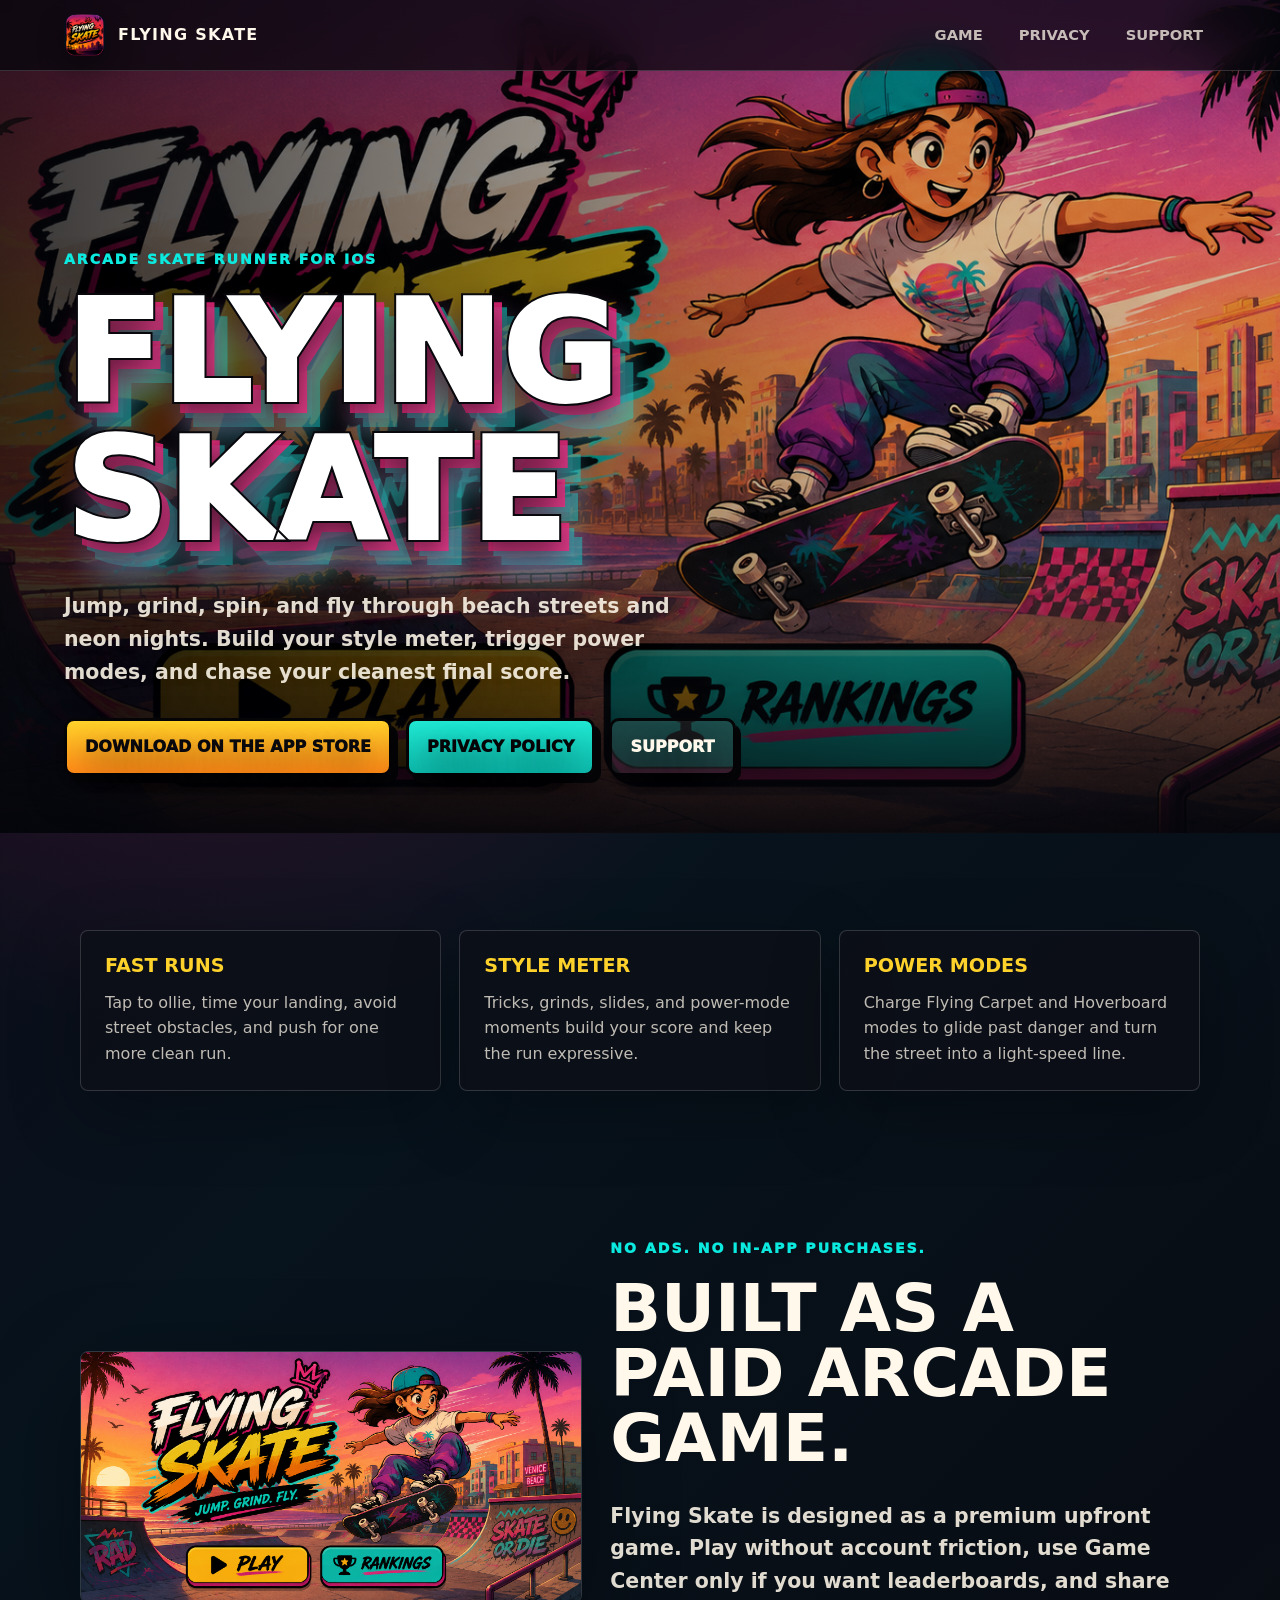
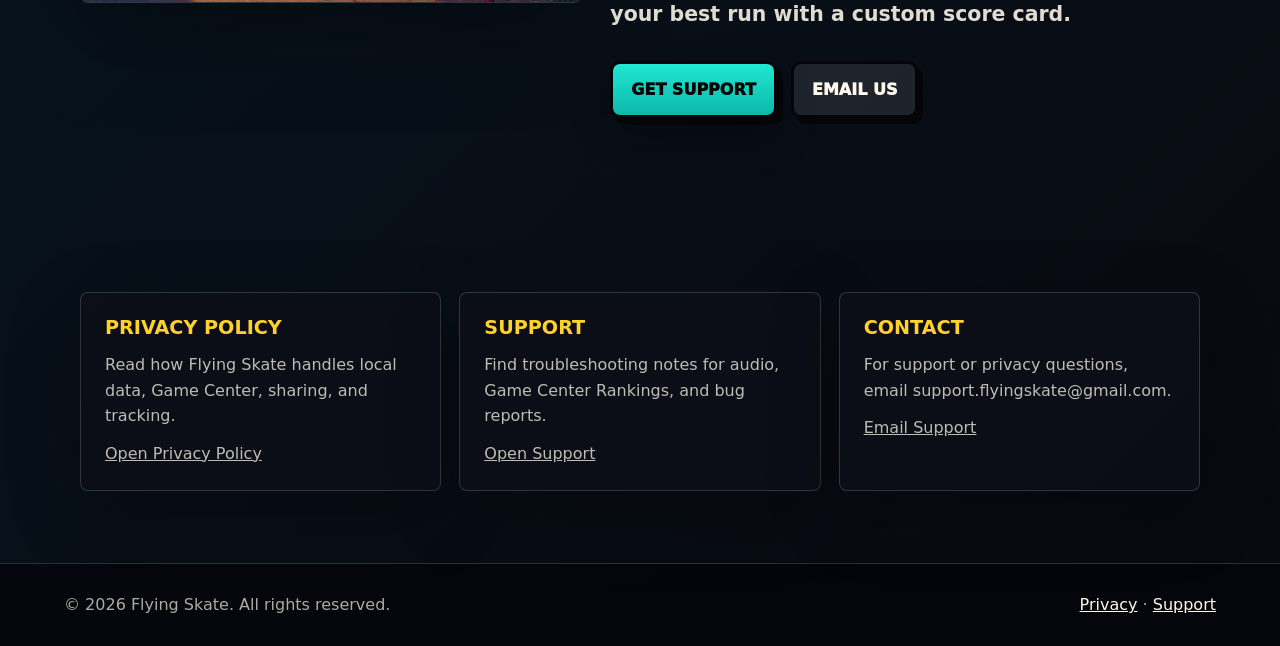
<file: index.html>
<!doctype html>
<html lang="en">
<head>
  <meta charset="utf-8">
  <meta name="viewport" content="width=device-width, initial-scale=1">
  <meta name="description" content="Flying Skate is a fast arcade skate runner for iOS. Jump, grind, fly, and chase your best score.">
  <title>Flying Skate</title>
  <link rel="icon" href="assets/app-icon.png">
  <link rel="stylesheet" href="assets/site.css">
</head>
<body>
  <div class="page">
    <header class="site-header">
      <a class="brand" href="index.html" aria-label="Flying Skate home">
        <img src="assets/app-icon.png" alt="">
        <span>Flying Skate</span>
      </a>
      <nav class="nav" aria-label="Main navigation">
        <a href="#game">Game</a>
        <a href="privacy.html">Privacy</a>
        <a href="support.html">Support</a>
      </nav>
    </header>

    <main>
      <section class="hero" id="game">
        <div class="hero-bg" aria-hidden="true"></div>
        <div class="hero-content">
          <p class="eyebrow">Arcade skate runner for iOS</p>
          <h1>Flying Skate</h1>
          <p class="hero-copy">Jump, grind, spin, and fly through beach streets and neon nights. Build your style meter, trigger power modes, and chase your cleanest final score.</p>
          <div class="cta-row">
            <a class="button primary" href="https://apps.apple.com/ch/app/flying-skate/id6771325051?l=fr-FR">Download on the App Store</a>
            <a class="button secondary" href="privacy.html">Privacy Policy</a>
            <a class="button ghost" href="support.html">Support</a>
          </div>
        </div>
      </section>

      <section class="section">
        <div class="section-inner grid">
          <article class="feature">
            <h3>Fast Runs</h3>
            <p>Tap to ollie, time your landing, avoid street obstacles, and push for one more clean run.</p>
          </article>
          <article class="feature">
            <h3>Style Meter</h3>
            <p>Tricks, grinds, slides, and power-mode moments build your score and keep the run expressive.</p>
          </article>
          <article class="feature">
            <h3>Power Modes</h3>
            <p>Charge Flying Carpet and Hoverboard modes to glide past danger and turn the street into a light-speed line.</p>
          </article>
        </div>
      </section>

      <section class="section">
        <div class="section-inner split">
          <img class="poster" src="assets/title-screen-flying-skate.png" alt="Flying Skate title screen showing the skater, Venice Beach background, Play button, and Rankings button.">
          <div>
            <p class="eyebrow">No ads. No in-app purchases.</p>
            <h2>Built as a paid arcade game.</h2>
            <p class="hero-copy">Flying Skate is designed as a premium upfront game. Play without account friction, use Game Center only if you want leaderboards, and share your best run with a custom score card.</p>
            <div class="cta-row">
              <a class="button secondary" href="support.html">Get Support</a>
              <a class="button ghost" href="mailto:support.flyingskate@gmail.com">Email Us</a>
            </div>
          </div>
        </div>
      </section>

      <section class="section">
        <div class="section-inner grid">
          <article class="doc-card">
            <h3>Privacy Policy</h3>
            <p>Read how Flying Skate handles local data, Game Center, sharing, and tracking.</p>
            <p><a href="privacy.html">Open Privacy Policy</a></p>
          </article>
          <article class="doc-card">
            <h3>Support</h3>
            <p>Find troubleshooting notes for audio, Game Center Rankings, and bug reports.</p>
            <p><a href="support.html">Open Support</a></p>
          </article>
          <article class="doc-card">
            <h3>Contact</h3>
            <p>For support or privacy questions, email support.flyingskate@gmail.com.</p>
            <p><a href="mailto:support.flyingskate@gmail.com">Email Support</a></p>
          </article>
        </div>
      </section>
    </main>

    <footer class="site-footer">
      <span>© 2026 Flying Skate. All rights reserved.</span>
      <span><a href="privacy.html">Privacy</a> · <a href="support.html">Support</a></span>
    </footer>
  </div>
</body>
</html>
</file>
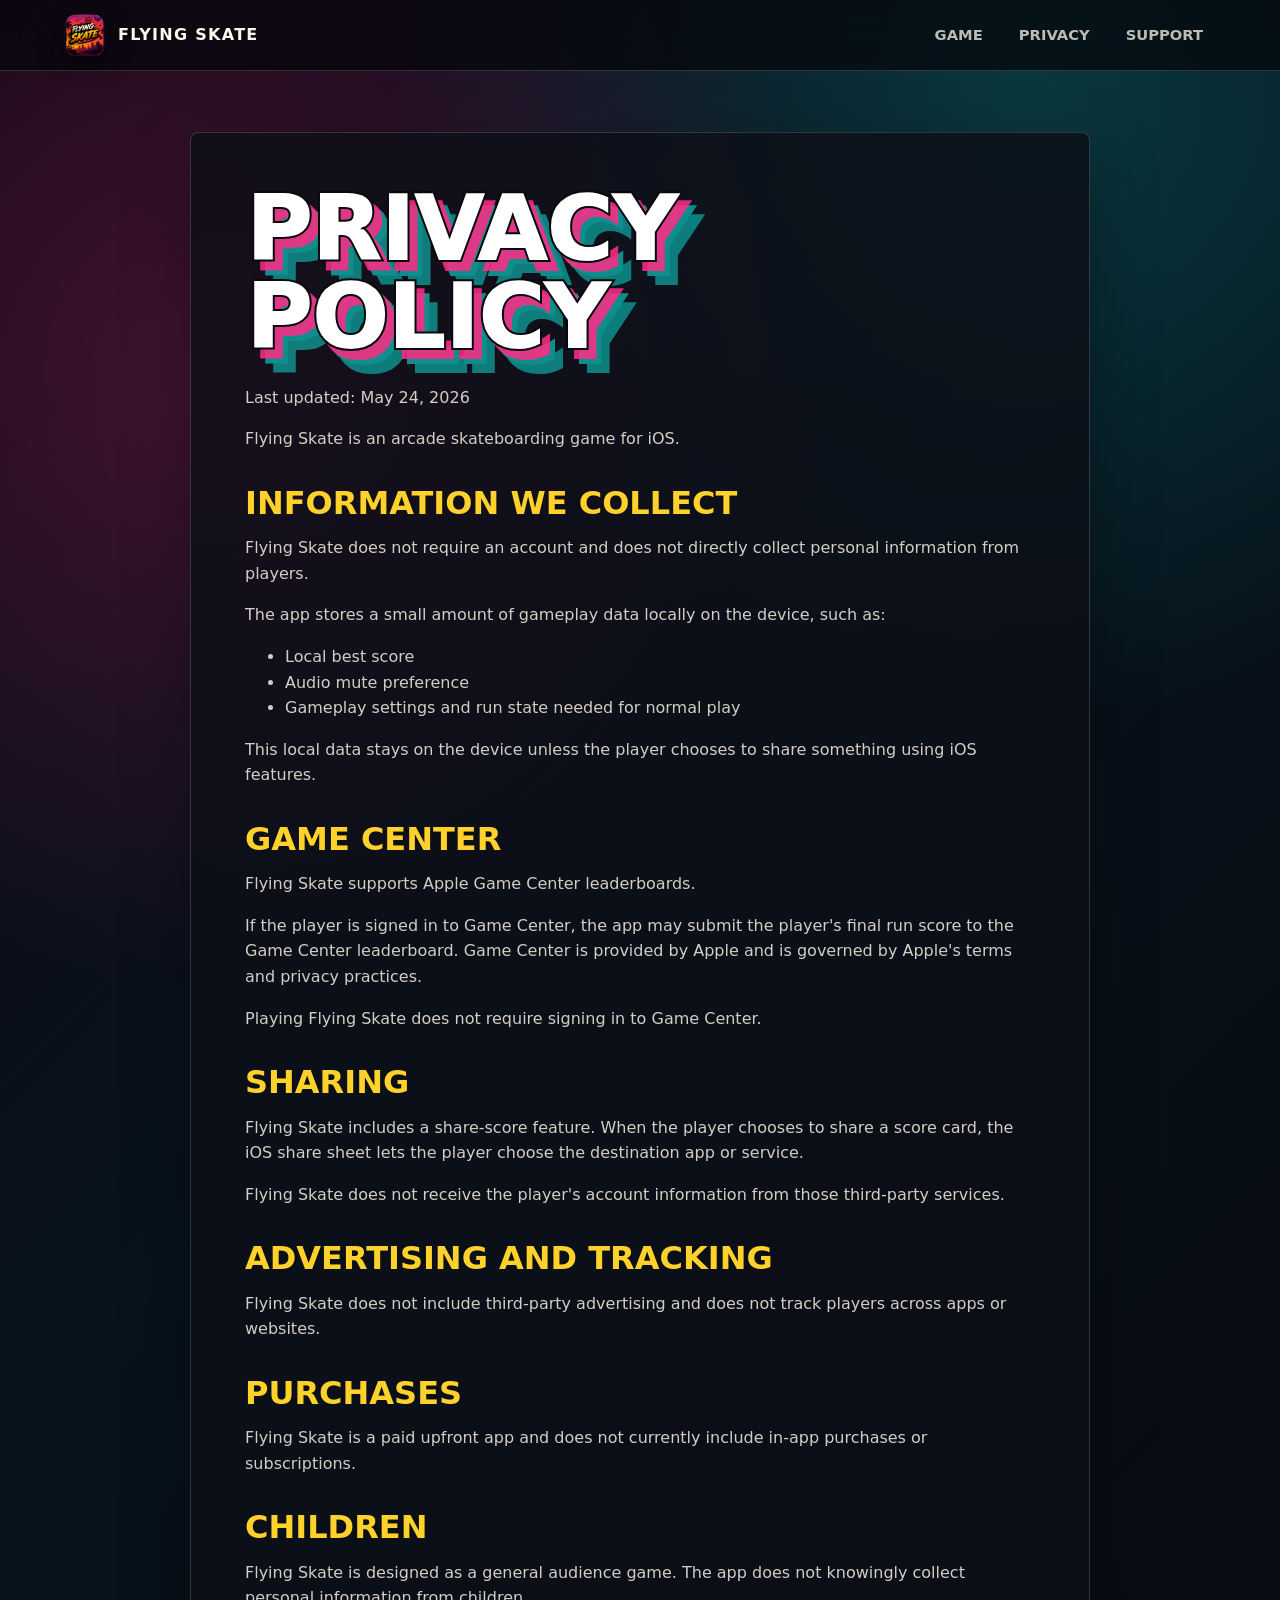
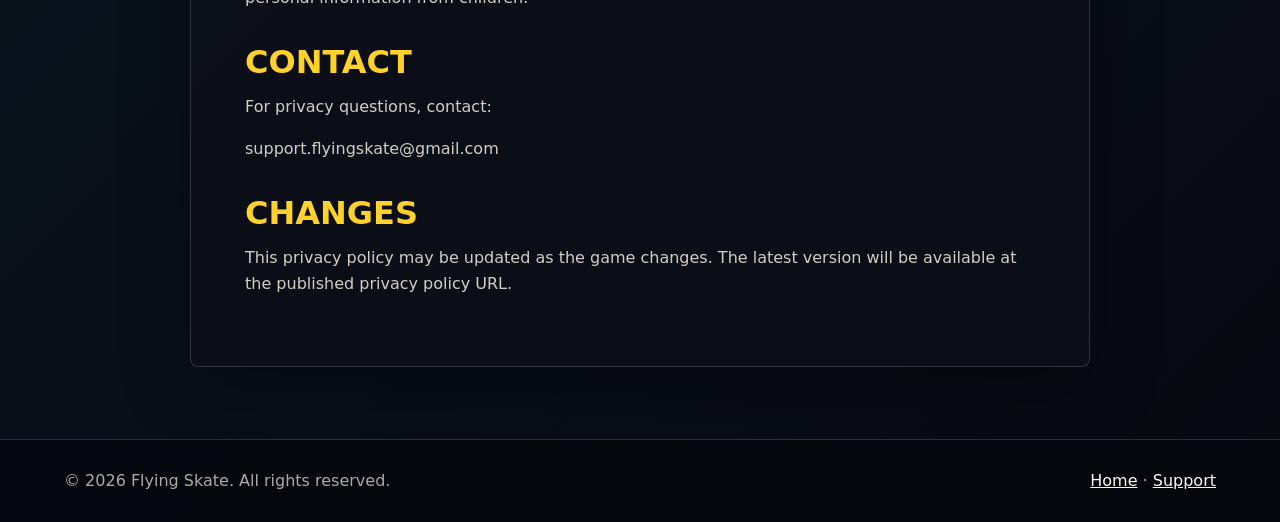
<file: privacy.html>
<!doctype html>
<html lang="en">
<head>
  <meta charset="utf-8">
  <meta name="viewport" content="width=device-width, initial-scale=1">
  <meta name="description" content="Flying Skate privacy policy.">
  <title>Privacy Policy | Flying Skate</title>
  <link rel="icon" href="assets/app-icon.png">
  <link rel="stylesheet" href="assets/site.css">
</head>
<body>
  <header class="site-header">
    <a class="brand" href="index.html" aria-label="Flying Skate home">
      <img src="assets/app-icon.png" alt="">
      <span>Flying Skate</span>
    </a>
    <nav class="nav" aria-label="Main navigation">
      <a href="index.html">Game</a>
      <a href="privacy.html">Privacy</a>
      <a href="support.html">Support</a>
    </nav>
  </header>

  <main class="section policy-hero">
    <article class="markdown-body" data-markdown-src="policies/privacy.md">
      <h1>Privacy Policy</h1>
      <p>Loading...</p>
    </article>
  </main>

  <script type="text/markdown" id="markdown-source">
# Privacy Policy

Last updated: May 24, 2026

Flying Skate is an arcade skateboarding game for iOS.

## Information We Collect

Flying Skate does not require an account and does not directly collect personal information from players.

The app stores a small amount of gameplay data locally on the device, such as:

- Local best score
- Audio mute preference
- Gameplay settings and run state needed for normal play

This local data stays on the device unless the player chooses to share something using iOS features.

## Game Center

Flying Skate supports Apple Game Center leaderboards.

If the player is signed in to Game Center, the app may submit the player's final run score to the Game Center leaderboard. Game Center is provided by Apple and is governed by Apple's terms and privacy practices.

Playing Flying Skate does not require signing in to Game Center.

## Sharing

Flying Skate includes a share-score feature. When the player chooses to share a score card, the iOS share sheet lets the player choose the destination app or service.

Flying Skate does not receive the player's account information from those third-party services.

## Advertising And Tracking

Flying Skate does not include third-party advertising and does not track players across apps or websites.

## Purchases

Flying Skate is a paid upfront app and does not currently include in-app purchases or subscriptions.

## Children

Flying Skate is designed as a general audience game. The app does not knowingly collect personal information from children.

## Contact

For privacy questions, contact:

support.flyingskate@gmail.com

## Changes

This privacy policy may be updated as the game changes. The latest version will be available at the published privacy policy URL.
  </script>

  <footer class="site-footer">
    <span>© 2026 Flying Skate. All rights reserved.</span>
    <span><a href="index.html">Home</a> · <a href="support.html">Support</a></span>
  </footer>

  <script src="assets/site.js"></script>
</body>
</html>
</file>
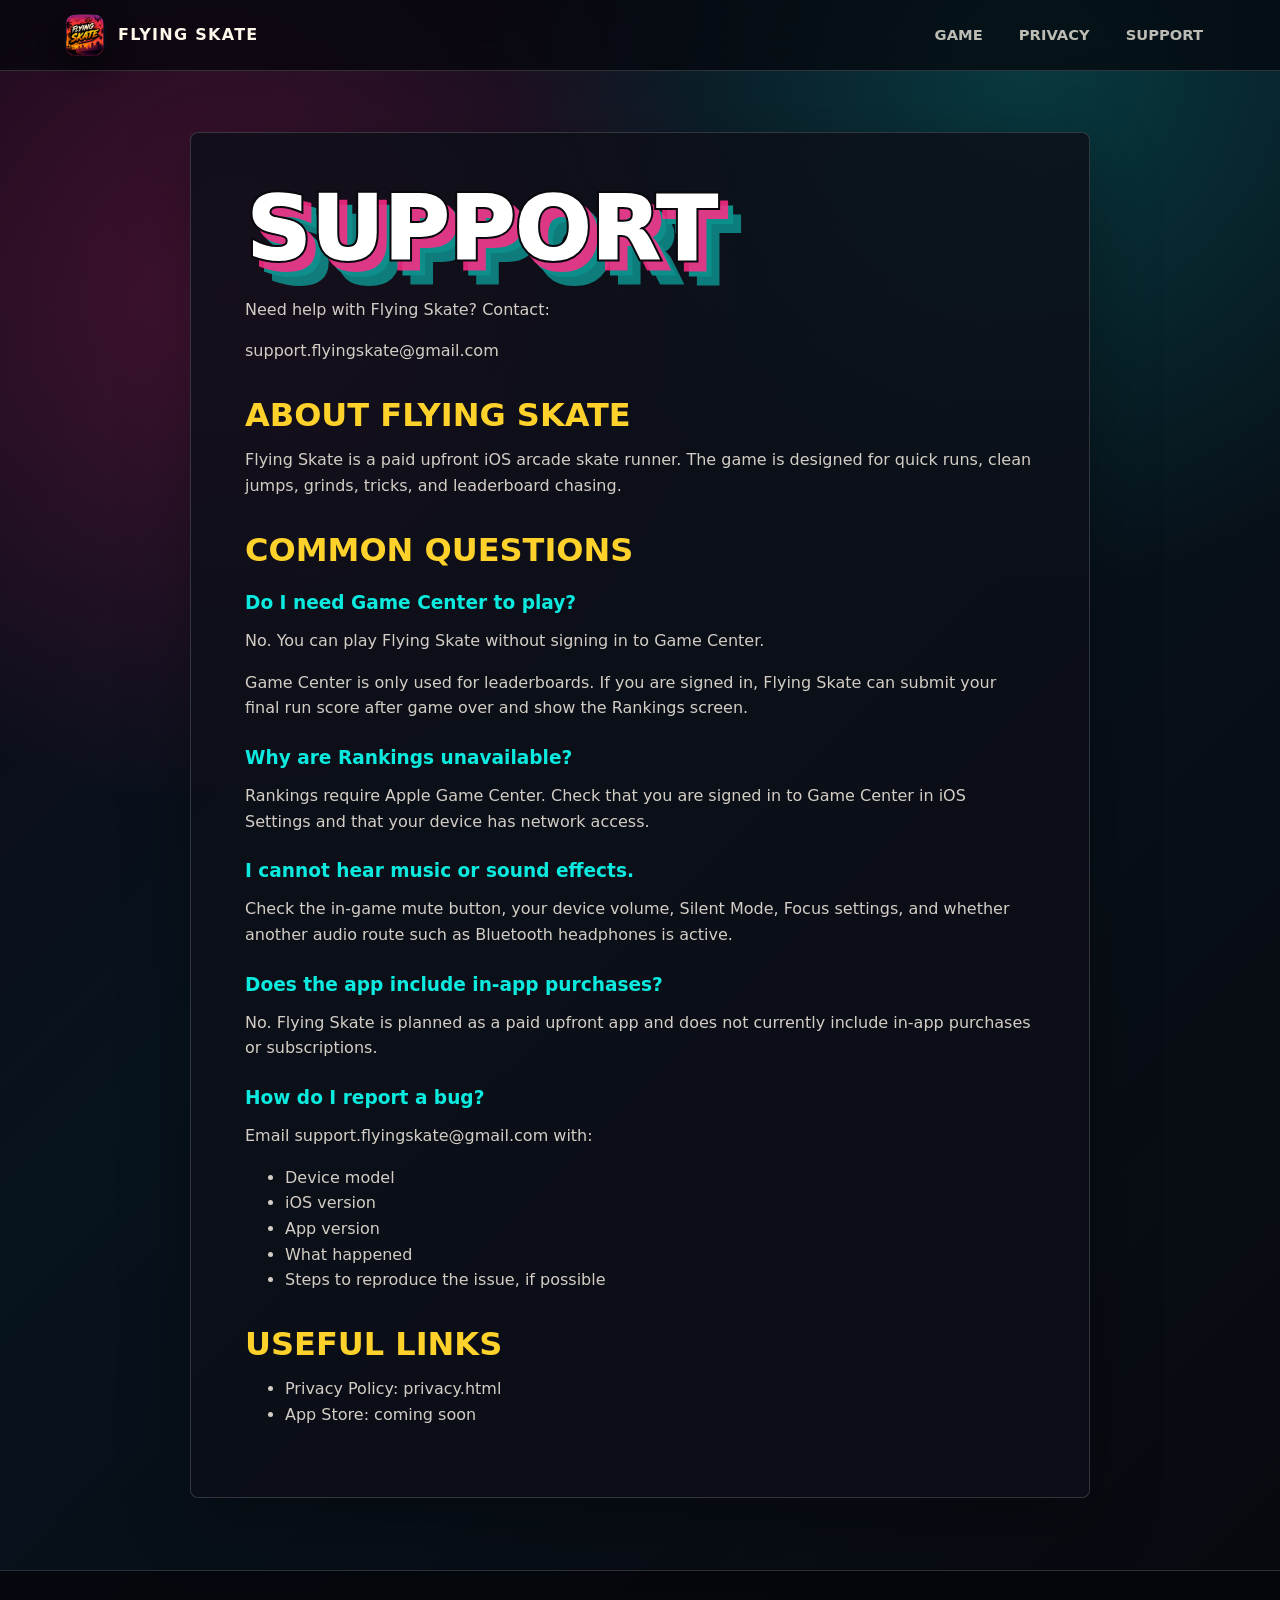
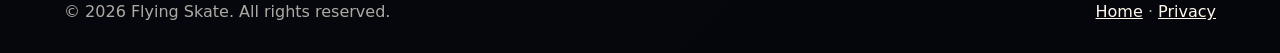
<file: support.html>
<!doctype html>
<html lang="en">
<head>
  <meta charset="utf-8">
  <meta name="viewport" content="width=device-width, initial-scale=1">
  <meta name="description" content="Flying Skate support page.">
  <title>Support | Flying Skate</title>
  <link rel="icon" href="assets/app-icon.png">
  <link rel="stylesheet" href="assets/site.css">
</head>
<body>
  <header class="site-header">
    <a class="brand" href="index.html" aria-label="Flying Skate home">
      <img src="assets/app-icon.png" alt="">
      <span>Flying Skate</span>
    </a>
    <nav class="nav" aria-label="Main navigation">
      <a href="index.html">Game</a>
      <a href="privacy.html">Privacy</a>
      <a href="support.html">Support</a>
    </nav>
  </header>

  <main class="section policy-hero">
    <article class="markdown-body" data-markdown-src="policies/support.md">
      <h1>Support</h1>
      <p>Loading...</p>
    </article>
  </main>

  <script type="text/markdown" id="markdown-source">
# Support

Need help with Flying Skate? Contact:

support.flyingskate@gmail.com

## About Flying Skate

Flying Skate is a paid upfront iOS arcade skate runner. The game is designed for quick runs, clean jumps, grinds, tricks, and leaderboard chasing.

## Common Questions

### Do I need Game Center to play?

No. You can play Flying Skate without signing in to Game Center.

Game Center is only used for leaderboards. If you are signed in, Flying Skate can submit your final run score after game over and show the Rankings screen.

### Why are Rankings unavailable?

Rankings require Apple Game Center. Check that you are signed in to Game Center in iOS Settings and that your device has network access.

### I cannot hear music or sound effects.

Check the in-game mute button, your device volume, Silent Mode, Focus settings, and whether another audio route such as Bluetooth headphones is active.

### Does the app include in-app purchases?

No. Flying Skate is planned as a paid upfront app and does not currently include in-app purchases or subscriptions.

### How do I report a bug?

Email support.flyingskate@gmail.com with:

- Device model
- iOS version
- App version
- What happened
- Steps to reproduce the issue, if possible

## Useful Links

- Privacy Policy: privacy.html
- App Store: coming soon
  </script>

  <footer class="site-footer">
    <span>© 2026 Flying Skate. All rights reserved.</span>
    <span><a href="index.html">Home</a> · <a href="privacy.html">Privacy</a></span>
  </footer>

  <script src="assets/site.js"></script>
</body>
</html>
</file>
<file: assets/site.css>
:root {
  color-scheme: dark;
  --bg: #08080d;
  --panel: rgba(13, 15, 24, 0.82);
  --panel-strong: rgba(7, 8, 12, 0.94);
  --text: #fff8eb;
  --muted: rgba(255, 248, 235, 0.74);
  --cyan: #0ceadf;
  --pink: #ff2b86;
  --yellow: #ffd22b;
  --orange: #ff8a18;
  --line: rgba(255, 255, 255, 0.16);
  --shadow: rgba(0, 0, 0, 0.42);
}

* {
  box-sizing: border-box;
}

html {
  scroll-behavior: smooth;
}

body {
  margin: 0;
  min-height: 100vh;
  background:
    radial-gradient(circle at 18% 18%, rgba(255, 43, 134, 0.22), transparent 30%),
    radial-gradient(circle at 80% 4%, rgba(12, 234, 223, 0.18), transparent 28%),
    linear-gradient(135deg, #120817 0%, #07131d 42%, #09090f 100%);
  color: var(--text);
  font-family: Inter, ui-sans-serif, system-ui, -apple-system, BlinkMacSystemFont, "Segoe UI", sans-serif;
  line-height: 1.6;
}

a {
  color: inherit;
}

.page {
  overflow: hidden;
}

.site-header {
  position: fixed;
  z-index: 20;
  top: 0;
  left: 0;
  right: 0;
  display: flex;
  align-items: center;
  justify-content: space-between;
  gap: 24px;
  padding: 14px clamp(18px, 5vw, 72px);
  background: rgba(5, 6, 12, 0.72);
  border-bottom: 1px solid var(--line);
  backdrop-filter: blur(18px);
}

.brand {
  display: inline-flex;
  align-items: center;
  gap: 12px;
  font-weight: 900;
  letter-spacing: 0.08em;
  text-transform: uppercase;
  text-decoration: none;
}

.brand img {
  width: 42px;
  height: 42px;
  border-radius: 12px;
  box-shadow: 0 10px 26px var(--shadow);
}

.nav {
  display: flex;
  align-items: center;
  gap: 10px;
  font-size: 0.92rem;
  font-weight: 800;
  text-transform: uppercase;
}

.nav a {
  padding: 8px 12px;
  border: 1px solid transparent;
  border-radius: 999px;
  color: var(--muted);
  text-decoration: none;
}

.nav a:hover,
.nav a:focus-visible {
  color: var(--text);
  border-color: rgba(255, 255, 255, 0.24);
  outline: none;
}

.hero {
  position: relative;
  min-height: 92vh;
  display: grid;
  align-items: end;
  padding: 120px clamp(20px, 5vw, 82px) 52px;
}

.hero-bg {
  position: absolute;
  inset: 0;
  background-image:
    linear-gradient(90deg, rgba(4, 5, 10, 0.80) 0%, rgba(4, 5, 10, 0.42) 42%, rgba(4, 5, 10, 0.16) 70%),
    linear-gradient(0deg, rgba(4, 5, 10, 0.92) 0%, transparent 34%),
    url("title-screen-flying-skate.png");
  background-size: cover;
  background-position: center;
  transform: scale(1.012);
}

.hero-content {
  position: relative;
  max-width: 760px;
  text-shadow: 0 12px 28px rgba(0, 0, 0, 0.58);
}

.eyebrow {
  display: inline-flex;
  margin: 0 0 16px;
  color: var(--cyan);
  font-size: 0.88rem;
  font-weight: 950;
  letter-spacing: 0.14em;
  text-transform: uppercase;
}

h1,
h2,
h3 {
  margin: 0;
  line-height: 0.98;
}

h1 {
  max-width: 680px;
  color: #fff;
  font-size: clamp(4rem, 11vw, 9rem);
  font-weight: 1000;
  letter-spacing: 0;
  text-transform: uppercase;
  -webkit-text-stroke: 2px #08080d;
  filter: drop-shadow(8px 9px 0 rgba(255, 43, 134, 0.86)) drop-shadow(13px 14px 0 rgba(12, 234, 223, 0.58));
}

.hero-copy {
  max-width: 620px;
  margin: 28px 0 0;
  color: rgba(255, 248, 235, 0.88);
  font-size: clamp(1.06rem, 1.8vw, 1.28rem);
  font-weight: 650;
}

.cta-row {
  display: flex;
  flex-wrap: wrap;
  gap: 14px;
  margin-top: 30px;
}

.button {
  display: inline-flex;
  align-items: center;
  justify-content: center;
  min-height: 48px;
  padding: 13px 18px;
  border: 3px solid #050507;
  border-radius: 10px;
  box-shadow: 6px 7px 0 #050507, 0 18px 38px rgba(0, 0, 0, 0.30);
  font-weight: 950;
  text-decoration: none;
  text-transform: uppercase;
}

.button.primary {
  background: linear-gradient(180deg, var(--yellow), var(--orange));
  color: #09090d;
}

.button.secondary {
  background: linear-gradient(180deg, #20e8d2, #0db7a9);
  color: #050507;
}

.button.ghost {
  background: rgba(255, 255, 255, 0.09);
  color: var(--text);
  box-shadow: 5px 6px 0 #050507;
}

.section {
  padding: 72px clamp(20px, 5vw, 82px);
}

.section-inner {
  max-width: 1120px;
  margin: 0 auto;
}

.section h2 {
  font-size: clamp(2.2rem, 5.2vw, 4.4rem);
  text-transform: uppercase;
}

.grid {
  display: grid;
  grid-template-columns: repeat(3, minmax(0, 1fr));
  gap: 18px;
  margin-top: 30px;
}

.feature,
.doc-card,
.markdown-body {
  background: var(--panel);
  border: 1px solid var(--line);
  border-radius: 8px;
  box-shadow: 0 22px 70px rgba(0, 0, 0, 0.30);
}

.feature,
.doc-card {
  padding: 24px;
}

.feature h3,
.doc-card h3 {
  color: var(--yellow);
  font-size: 1.2rem;
  line-height: 1.18;
  text-transform: uppercase;
}

.feature p,
.doc-card p {
  margin: 12px 0 0;
  color: var(--muted);
}

.split {
  display: grid;
  grid-template-columns: 0.92fr 1.08fr;
  gap: 28px;
  align-items: center;
}

.poster {
  width: 100%;
  border: 1px solid var(--line);
  border-radius: 8px;
  box-shadow: 0 28px 90px rgba(0, 0, 0, 0.36);
}

.policy-hero {
  padding-top: 132px;
}

.markdown-body {
  max-width: 900px;
  margin: 0 auto;
  padding: clamp(24px, 5vw, 54px);
  color: rgba(255, 248, 235, 0.9);
}

.markdown-body h1 {
  margin-bottom: 22px;
  font-size: clamp(2.6rem, 7vw, 5.6rem);
}

.markdown-body h2 {
  margin-top: 36px;
  color: var(--yellow);
  font-size: clamp(1.5rem, 3vw, 2rem);
}

.markdown-body h3 {
  margin-top: 28px;
  color: var(--cyan);
  font-size: 1.16rem;
}

.markdown-body p,
.markdown-body li {
  color: rgba(255, 248, 235, 0.82);
}

.markdown-body code {
  color: var(--cyan);
  font-family: ui-monospace, SFMono-Regular, Menlo, Monaco, Consolas, monospace;
}

.site-footer {
  display: flex;
  flex-wrap: wrap;
  align-items: center;
  justify-content: space-between;
  gap: 18px;
  padding: 28px clamp(20px, 5vw, 82px);
  color: rgba(255, 248, 235, 0.68);
  border-top: 1px solid var(--line);
  background: rgba(4, 5, 10, 0.8);
}

.site-footer a {
  color: var(--text);
}

@media (max-width: 860px) {
  .site-header {
    position: sticky;
    flex-direction: column;
    align-items: flex-start;
  }

  .nav {
    width: 100%;
    overflow-x: auto;
  }

  .hero {
    min-height: 82vh;
    padding-top: 62px;
  }

  .grid,
  .split {
    grid-template-columns: 1fr;
  }

  h1 {
    font-size: clamp(3.2rem, 18vw, 6rem);
  }
}
</file>
